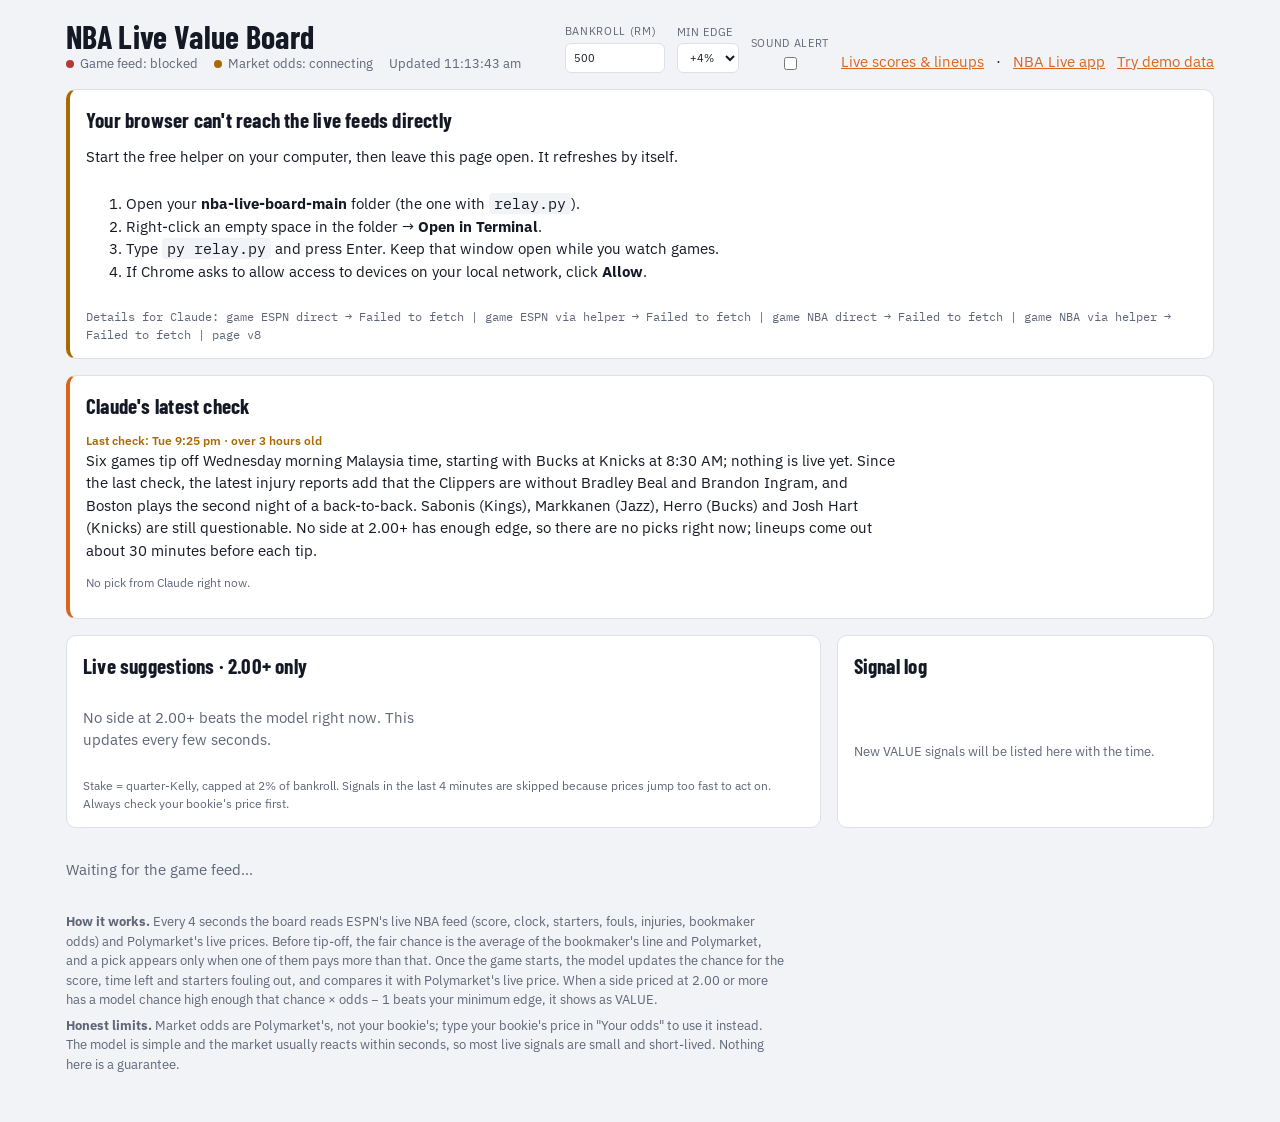
<file: index.html>
<!DOCTYPE html>
<html lang="en">
<head>
<meta charset="utf-8">
<meta name="viewport" content="width=device-width, initial-scale=1">
<title>NBA Live Value Board</title>
<link rel="preconnect" href="https://fonts.googleapis.com">
<link rel="preconnect" href="https://fonts.gstatic.com" crossorigin>
<link href="https://fonts.googleapis.com/css2?family=Barlow+Condensed:wght@600;700&family=IBM+Plex+Sans:wght@400;500;600&family=IBM+Plex+Mono:wght@500&display=swap" rel="stylesheet">
<style>
/* Layout: connection bar, live suggestions, signal log, then one card per game (score, both sides, win-chance line, rosters). */
:root{
  --bg:#f2f3f6; --surface:#fff; --ink:#141925; --muted:#5e6678; --line:#dce0e9;
  --accent:#d9661f; --live:#d6312f;
  --good:#1d8a52; --good-bg:#e2f3e9; --warn:#a86b00; --warn-bg:#fbefd6; --bad:#b33a3a; --bad-bg:#f8e2e2;
  --display:"Barlow Condensed","Arial Narrow",sans-serif; --body:"IBM Plex Sans",system-ui,sans-serif; --mono:"IBM Plex Mono",ui-monospace,monospace;
  color-scheme:light;
}
@media (prefers-color-scheme:dark){:root{
  --bg:#0e121a; --surface:#161b26; --ink:#e8ebf2; --muted:#9aa2b5; --line:#283041;
  --accent:#f08a43; --live:#ff6b66;
  --good:#4cc98a; --good-bg:#14301f; --warn:#e3b04d; --warn-bg:#33280f; --bad:#ec7b7b; --bad-bg:#371a1c; color-scheme:dark;}}
*{box-sizing:border-box}
[hidden]{display:none!important}
body{margin:0;background:var(--bg);color:var(--ink);font:15px/1.5 var(--body)}
.wrap{max-width:1180px;margin:0 auto;padding:20px 16px 48px;display:grid;gap:16px}
h1,h2,h4{font-family:var(--display);margin:0;letter-spacing:.01em}
h1{font-size:32px;line-height:1.05} h2{font-size:21px} h4{font-size:15px;color:var(--muted);text-transform:uppercase;letter-spacing:.05em}
.num{font-family:var(--mono);font-variant-numeric:tabular-nums}
.muted{color:var(--muted)} .small{font-size:12px}
.top{display:flex;flex-wrap:wrap;gap:12px;justify-content:space-between;align-items:flex-end}
.controls{display:flex;flex-wrap:wrap;gap:12px;align-items:flex-end}
label.f{display:grid;gap:3px;font-size:11px;color:var(--muted);text-transform:uppercase;letter-spacing:.06em}
input,select{font:inherit;color:var(--ink);background:var(--surface);border:1px solid var(--line);border-radius:6px;padding:6px 8px}
input:focus-visible,select:focus-visible,a:focus-visible{outline:2px solid var(--accent);outline-offset:2px}
a{color:var(--accent)}
#conn{display:flex;flex-wrap:wrap;gap:8px 16px;font-size:13px;align-items:center}
.cs::before{content:"";display:inline-block;width:8px;height:8px;border-radius:50%;margin-right:6px;background:var(--muted)}
.cs.ok::before{background:var(--good)} .cs.wait::before{background:var(--warn)} .cs.bad::before{background:var(--bad)}
.panel{background:var(--surface);border:1px solid var(--line);border-radius:10px;padding:14px 16px;display:grid;gap:10px}
.help{border-left:4px solid var(--warn)}
.help code{font-family:var(--mono);background:var(--bg);padding:1px 5px;border-radius:4px}
.grid2{display:grid;grid-template-columns:2fr 1fr;gap:16px}
#picks{display:grid;grid-template-columns:repeat(auto-fill,minmax(250px,1fr));gap:10px}
.pick{border:1px solid var(--line);border-left:4px solid var(--good);border-radius:8px;padding:10px 12px;display:grid;gap:2px;font-size:13px}
.pick.close{border-left-color:var(--warn)}
.pick b:first-of-type{font-family:var(--display);font-size:19px}
.pick .chip{justify-self:start}
#log{margin:0;padding:0;list-style:none;display:grid;align-content:start;gap:4px;font-size:13px;max-height:220px;overflow:auto}
.chip{display:inline-block;font-size:11px;font-weight:600;padding:2px 8px;border-radius:999px;letter-spacing:.03em;white-space:nowrap}
.chip.value{background:var(--good-bg);color:var(--good)} .chip.close{background:var(--warn-bg);color:var(--warn)}
.chip.pass{background:var(--bad-bg);color:var(--bad)} .chip.na{background:var(--bg);color:var(--muted)}
#games{display:grid;gap:12px}
.game{background:var(--surface);border:1px solid var(--line);border-radius:10px;overflow:hidden}
.game.live{border-color:color-mix(in srgb,var(--live) 45%,var(--line))}
.game header{display:flex;justify-content:space-between;align-items:center;gap:12px;padding:10px 16px;border-bottom:1px solid var(--line)}
.score{display:flex;gap:10px;align-items:baseline;font-family:var(--display);font-size:24px}
.score b{font-size:26px} .score .at{color:var(--muted);font-size:18px}
.clock{font-family:var(--mono);font-size:14px;color:var(--muted);display:flex;align-items:center;gap:6px}
.clock.on{color:var(--live)}
.pulse{width:8px;height:8px;border-radius:50%;background:var(--live);animation:p 1.4s infinite}
@keyframes p{50%{opacity:.25}}
.body{display:grid;grid-template-columns:1.6fr 1fr;gap:0}
.sides{display:grid}
.side{display:grid;grid-template-columns:1.5fr repeat(6,auto);gap:6px 14px;align-items:center;padding:10px 16px;font-size:13px}
.side + .side{border-top:1px solid var(--line)}
.tname strong{font-family:var(--display);font-size:20px} .tname span{color:var(--muted)}
.kv{color:var(--muted);display:flex;gap:6px;align-items:center;white-space:nowrap} .kv b{color:var(--ink)}
input.ov{width:72px;text-align:right;padding:4px 6px}
.chart{border-left:1px solid var(--line);padding:10px 16px;display:grid;gap:4px;align-content:center}
.spark{width:100%;height:58px}
.spark.empty{display:grid;place-items:center;font-size:12px;color:var(--muted);height:58px}
.spark .mid{stroke:var(--line);stroke-dasharray:3 3}
.spark .area{fill:color-mix(in srgb,var(--accent) 14%,transparent)}
.spark .mdl{fill:none;stroke:var(--accent);stroke-width:2;vector-effect:non-scaling-stroke}
.spark .mkt{fill:none;stroke:var(--muted);stroke-width:1.2;stroke-dasharray:4 3;vector-effect:non-scaling-stroke}
.spark .dot{fill:var(--accent)}
.roster{display:grid;grid-template-columns:1fr 1fr 1fr;gap:12px;padding:10px 16px;border-top:1px solid var(--line);font-size:13px}
.roster > div{display:flex;flex-wrap:wrap;gap:4px 8px;align-content:flex-start}
.roster h4{width:100%}
.pl i{color:var(--muted);font-style:normal;font-size:11px}
.pl b{font-weight:500;color:var(--muted);font-size:11px} .pl b.hot{color:var(--bad);font-weight:700}
.pl.out{color:var(--muted)}
.claudep{border-left:4px solid var(--accent)}
.csum{margin:0;max-width:90ch}
.cpicks{display:grid;grid-template-columns:repeat(auto-fill,minmax(260px,1fr));gap:8px}
.cpick{border:1px solid var(--line);border-radius:8px;padding:8px 10px;font-size:13px}
.cpick b:first-child{font-family:var(--display);font-size:17px}
.stale{color:var(--warn);font-weight:600}
.cread{padding:10px 16px;border-top:1px solid var(--line);font-size:13px;display:grid;gap:4px;background:color-mix(in srgb,var(--accent) 6%,transparent)}
.cread b{color:var(--accent)}
footer{font-size:13px;color:var(--muted);display:grid;gap:6px;max-width:90ch}
@media (max-width:860px){.grid2,.body{grid-template-columns:1fr}.chart{border-left:0;border-top:1px solid var(--line)}.roster{grid-template-columns:1fr}.side{grid-template-columns:1fr 1fr 1fr}}
@media (prefers-reduced-motion:reduce){.pulse{animation:none}}
</style>
</head>
<body>
<div class="wrap">
  <div class="top">
    <div>
      <h1>NBA Live Value Board</h1>
      <div id="conn" class="muted">Connecting…</div>
    </div>
    <div class="controls">
      <label class="f" for="bankroll">Bankroll (RM)<input id="bankroll" type="number" min="0" step="10" style="width:100px"></label>
      <label class="f" for="minEdge">Min edge
        <select id="minEdge"><option value="0.03">+3%</option><option value="0.04">+4%</option><option value="0.06">+6%</option></select>
      </label>
      <label class="f" for="sound">Sound alert<input id="sound" type="checkbox"></label>
      <a href="live.html">Live scores &amp; lineups</a> · <a href="app/">NBA Live app</a>
      <a id="demoLink" href="#demo">Try demo data</a>
    </div>
  </div>

  <div id="help" class="panel help" hidden>
    <h2>Your browser can't reach the live feeds directly</h2>
    <div>Start the free helper on your computer, then leave this page open. It refreshes by itself.</div>
    <ol>
      <li>Open your <b>nba-live-board-main</b> folder (the one with <code>relay.py</code>).</li>
      <li>Right-click an empty space in the folder → <b>Open in Terminal</b>.</li>
      <li>Type <code>py relay.py</code> and press Enter. Keep that window open while you watch games.</li>
      <li>If Chrome asks to allow access to devices on your local network, click <b>Allow</b>.</li>
    </ol>
    <div id="diag" class="muted small num" style="word-break:break-word"></div>
  </div>

  <section class="panel claudep" aria-labelledby="ch">
    <h2 id="ch">Claude's latest check</h2>
    <div id="claude"></div>
  </section>

  <div class="grid2">
    <section class="panel" aria-labelledby="ph">
      <h2 id="ph">Live suggestions · 2.00+ only</h2>
      <div id="picks"></div>
      <div class="muted small">Stake = quarter-Kelly, capped at 2% of bankroll. Signals in the last 4 minutes are skipped because prices jump too fast to act on. Always check your bookie's price first.</div>
    </section>
    <section class="panel" aria-labelledby="lh">
      <h2 id="lh">Signal log</h2>
      <ul id="log"></ul>
    </section>
  </div>

  <section id="games" aria-label="Games"></section>

  <footer>
    <div><b>How it works.</b> Every 4 seconds the board reads ESPN's live NBA feed (score, clock, starters, fouls, injuries, bookmaker odds) and Polymarket's live prices. Before tip-off, the fair chance is the average of the bookmaker's line and Polymarket, and a pick appears only when one of them pays more than that. Once the game starts, the model updates the chance for the score, time left and starters fouling out, and compares it with Polymarket's live price. When a side priced at 2.00 or more has a model chance high enough that chance × odds − 1 beats your minimum edge, it shows as VALUE.</div>
    <div><b>Honest limits.</b> Market odds are Polymarket's, not your bookie's; type your bookie's price in "Your odds" to use it instead. The model is simple and the market usually reacts within seconds, so most live signals are small and short-lived. Nothing here is a guarantee.</div>
  </footer>
</div>
<script src="model.js?v=8"></script>
<script src="odds-demo.js?v=8"></script>
<script src="odds-app.js?v=8"></script>
</body>
</html>
</file>
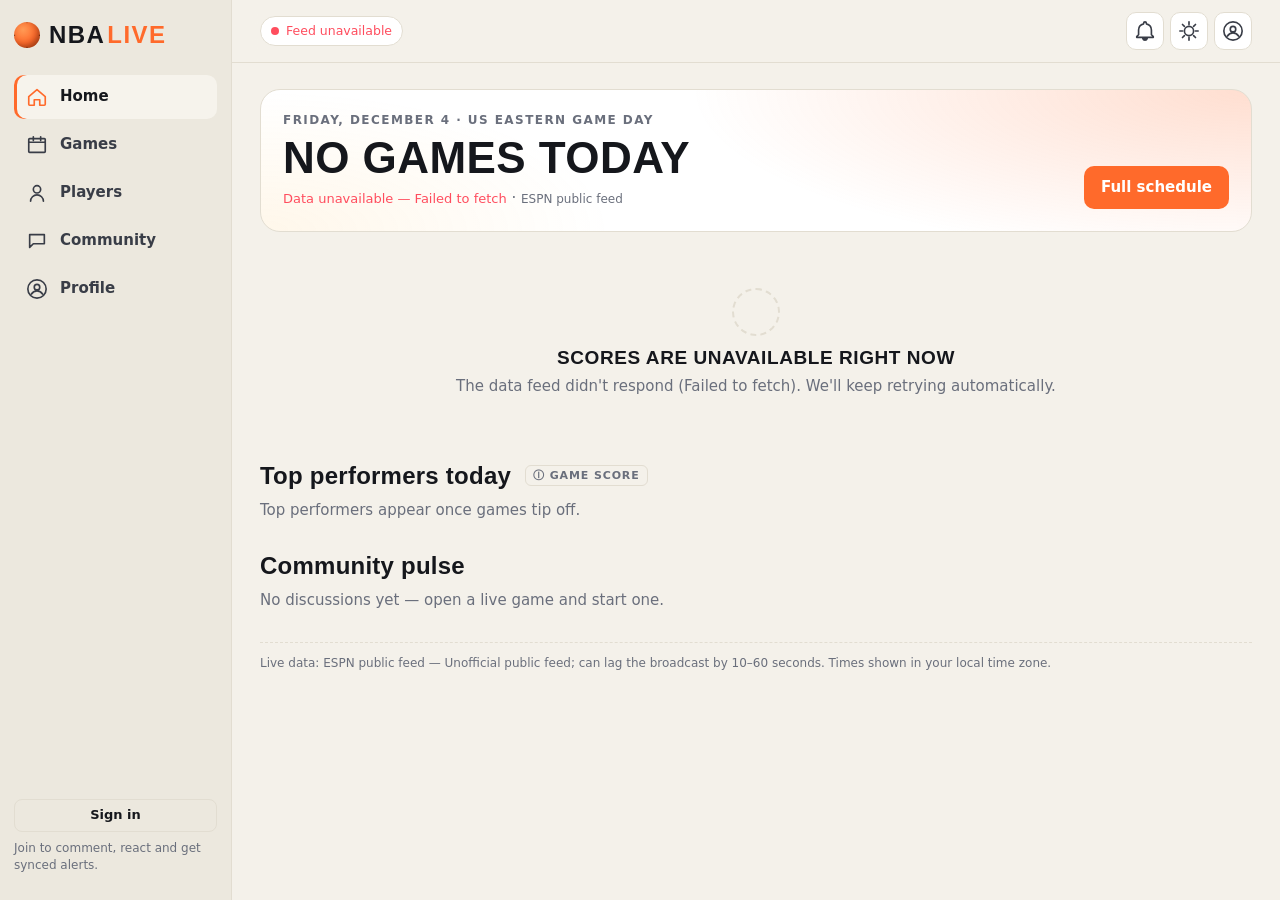
<file: app/index.html>
<!doctype html>
<html lang="en" data-theme="dark">
<head>
<meta charset="utf-8">
<meta name="viewport" content="width=device-width, initial-scale=1, viewport-fit=cover">
<meta http-equiv="Content-Security-Policy" content="default-src 'self'; script-src 'self' 'sha256-jON5aMuyp7+0w2KHcryg+6Drt22CfOeXCVmGES0Fjxg=' https://esm.sh; connect-src 'self' https://site.api.espn.com https://site.web.api.espn.com https://*.supabase.co wss://*.supabase.co https://esm.sh; style-src 'self' 'unsafe-inline' https://fonts.googleapis.com; font-src https://fonts.gstatic.com; img-src 'self' data:; base-uri 'self'; form-action 'self'">
<meta name="referrer" content="strict-origin-when-cross-origin">
<meta name="theme-color" content="#0b0d12">
<title>NBA Live</title>
<link rel="manifest" href="manifest.webmanifest">
<link rel="icon" href="icon.svg" type="image/svg+xml">
<link rel="preconnect" href="https://fonts.googleapis.com">
<link rel="preconnect" href="https://fonts.gstatic.com" crossorigin>
<link href="https://fonts.googleapis.com/css2?family=Barlow+Condensed:wght@500;600;700;800&family=Inter:wght@400;500;600;700&family=JetBrains+Mono:wght@500;700&display=swap" rel="stylesheet">
<link rel="stylesheet" href="css/app.css?v=6241f058">
<script src="js/theme-boot.js"></script>
</head>
<body>
<div id="shell">
  <aside id="sidebar" aria-label="Main navigation">
    <a class="brand" href="#/"><span class="brand-ball"></span><span>NBA<b>LIVE</b></span></a>
    <nav class="navlist" id="navSide"></nav>
    <div class="side-foot" id="sideFoot"></div>
  </aside>
  <div id="main">
    <header id="topbar">
      <a class="brand mob" href="#/"><span class="brand-ball"></span><span>NBA<b>LIVE</b></span></a>
      <div id="fresh" class="fresh" role="status" aria-live="polite"></div>
      <div class="top-actions">
        <a class="iconbtn" href="#/notifications" id="bell" aria-label="Notifications"><svg viewBox="0 0 24 24"><path d="M12 22a2.5 2.5 0 0 0 2.4-1.8H9.6A2.5 2.5 0 0 0 12 22Zm7-6V11a7 7 0 0 0-5.5-6.8V3.5a1.5 1.5 0 0 0-3 0v.7A7 7 0 0 0 5 11v5l-2 2v1h18v-1l-2-2Z"/></svg><i id="bellCount" hidden></i></a>
        <button class="iconbtn" id="themeBtn" aria-label="Switch light or dark theme"><svg viewBox="0 0 24 24"><path id="themeIcon" d="M12 3a9 9 0 1 0 9 9 7 7 0 0 1-9-9Z"/></svg></button>
        <a class="iconbtn" href="#/profile" id="meBtn" aria-label="Profile"></a>
      </div>
    </header>
    <div id="banner" hidden></div>
    <main id="view" tabindex="-1"></main>
  </div>
  <nav id="bottomnav" aria-label="Main navigation"></nav>
</div>
<div id="sheetRoot"></div>
<div id="toasts" aria-live="polite"></div>
<script type="importmap">{
 "imports": {
  "./js/config.js": "./js/config.js?v=41767fb3",
  "./js/live.js": "./js/live.js?v=45975a7f",
  "./js/main.js": "./js/main.js?v=9769ccac",
  "./js/notify.js": "./js/notify.js?v=ced2e458",
  "./js/supa.js": "./js/supa.js?v=eb05f1e5",
  "./js/ui.js": "./js/ui.js?v=36e71b36",
  "./js/util.js": "./js/util.js?v=019cb133",
  "./js/provider/espn.js": "./js/provider/espn.js?v=e2f97f16",
  "./js/views/auth.js": "./js/views/auth.js?v=95917cfc",
  "./js/views/community.js": "./js/views/community.js?v=17eb165e",
  "./js/views/discuss.js": "./js/views/discuss.js?v=947108cb",
  "./js/views/game-plays.js": "./js/views/game-plays.js?v=eaf8a773",
  "./js/views/game.js": "./js/views/game.js?v=1a0bcaa9",
  "./js/views/games.js": "./js/views/games.js?v=cbbf0bba",
  "./js/views/home.js": "./js/views/home.js?v=1ad3ad03",
  "./js/views/notifications.js": "./js/views/notifications.js?v=e73fbefe",
  "./js/views/player.js": "./js/views/player.js?v=c4b7c2d4",
  "./js/views/players.js": "./js/views/players.js?v=c156dbe7",
  "./js/views/profile.js": "./js/views/profile.js?v=38fd02f6",
  "./js/views/shotchart.js": "./js/views/shotchart.js?v=71375982"
 }
}</script>
<script type="module" src="./js/main.js?v=9769ccac"></script>
</body>
</html>
</file>
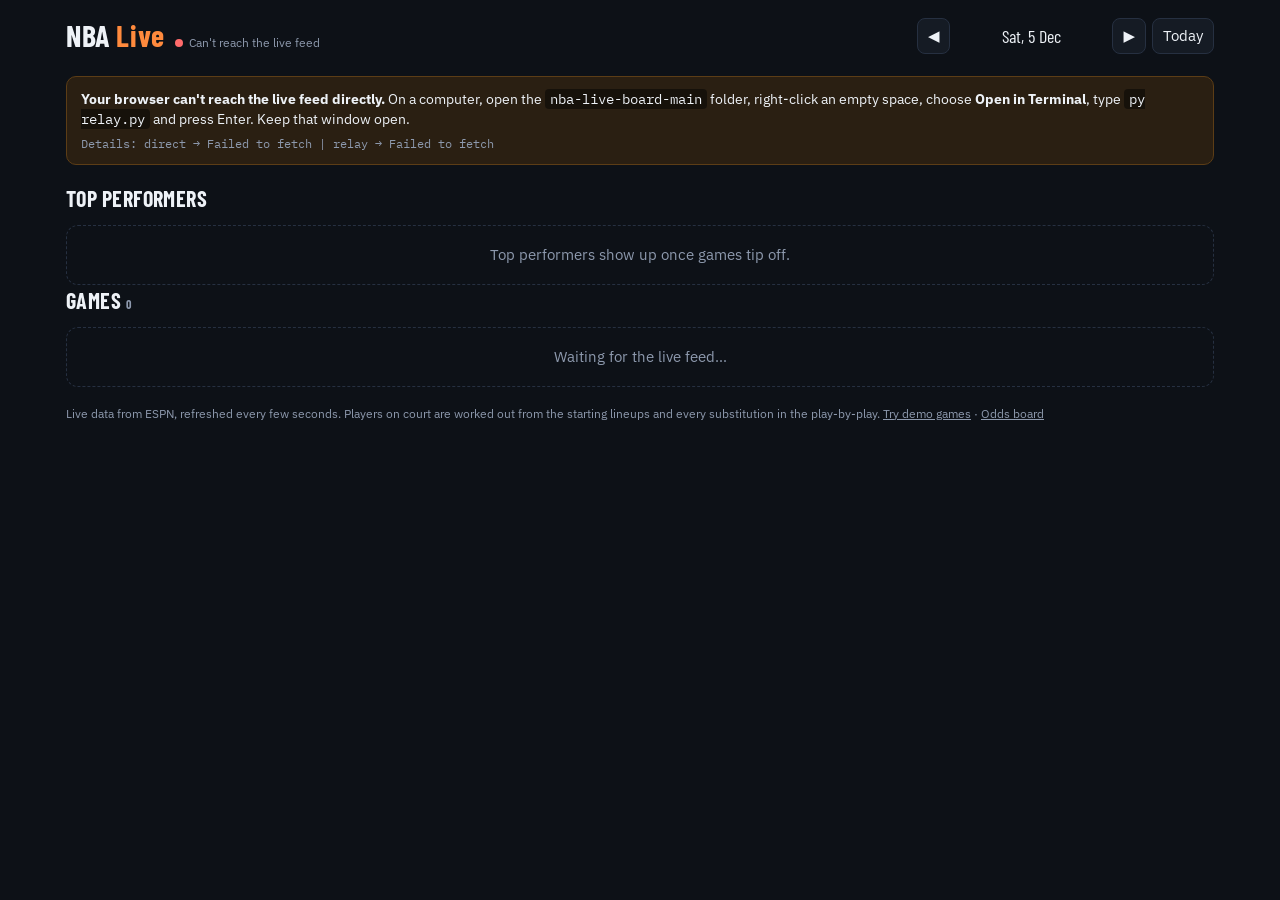
<file: live.html>
<!DOCTYPE html>
<html lang="en">
<head>
<meta charset="utf-8">
<meta name="viewport" content="width=device-width, initial-scale=1">
<title>NBA Live</title>
<meta name="theme-color" content="#0d1117">
<link rel="preconnect" href="https://fonts.googleapis.com">
<link rel="preconnect" href="https://fonts.gstatic.com" crossorigin>
<link href="https://fonts.googleapis.com/css2?family=Barlow+Condensed:wght@500;600;700&family=IBM+Plex+Sans:wght@400;500;600&family=IBM+Plex+Mono:wght@500;600&display=swap" rel="stylesheet">
<style>
/* One visual world: an arena at night. Scoreboard first, then top performers, then game cards.
   Game view: score header, then tabs for Court (lineups + substitutions), Box score, Plays. */
:root{
  --bg:#0d1117; --panel:#151b24; --panel2:#1b2330; --line:#263041; --ink:#eef2f7; --muted:#8d99ad;
  --accent:#ff8a3d; --live:#ff4d4d; --in:#3ddc84; --out:#ff6b6b; --warn:#ffc857;
  --display:"Barlow Condensed","Arial Narrow",sans-serif; --body:"IBM Plex Sans",system-ui,sans-serif; --mono:"IBM Plex Mono",ui-monospace,monospace;
  color-scheme:dark;
}
*{box-sizing:border-box}
[hidden]{display:none!important}
html,body{margin:0;background:var(--bg);color:var(--ink);font:15px/1.45 var(--body)}
a{color:inherit}
button{font:inherit;color:inherit}
button:focus-visible,a:focus-visible,[tabindex]:focus-visible{outline:2px solid var(--accent);outline-offset:2px}
.wrap{max-width:1180px;margin:0 auto;padding:14px 16px 64px;display:grid;gap:18px}
h1,h2,h3{font-family:var(--display);margin:0;letter-spacing:.02em;text-wrap:balance}
h2{font-size:22px;text-transform:uppercase}
.num{font-family:var(--mono);font-variant-numeric:tabular-nums}
.muted{color:var(--muted)} .small{font-size:12px}
/* top bar */
.top{display:flex;flex-wrap:wrap;align-items:center;justify-content:space-between;gap:10px}
.brand{display:flex;align-items:baseline;gap:10px}
.brand h1{font-size:30px}
.brand h1 b{color:var(--accent)}
.status{font-size:12px;color:var(--muted);display:flex;align-items:center;gap:6px}
.dot{width:8px;height:8px;border-radius:50%;background:var(--muted);display:inline-block}
.dot.ok{background:var(--in)} .dot.bad{background:var(--out)} .dot.live{background:var(--live);animation:pulse 1.4s infinite}
@keyframes pulse{50%{opacity:.3}}
.datenav{display:flex;align-items:center;gap:6px}
.datenav button{background:var(--panel);border:1px solid var(--line);border-radius:8px;padding:6px 10px;cursor:pointer}
.datenav span{font-family:var(--display);font-size:18px;min-width:150px;text-align:center}
.help{background:#2a1f12;border:1px solid #5c3d16;border-radius:10px;padding:12px 14px;font-size:14px}
.help code{font-family:var(--mono);background:#0007;padding:1px 5px;border-radius:4px}
/* top performers */
.perf{display:grid;gap:10px}
.perfrow{display:grid;grid-auto-flow:column;grid-auto-columns:minmax(210px,1fr);gap:10px;overflow-x:auto;padding-bottom:4px;scroll-snap-type:x mandatory}
.pcard{scroll-snap-align:start;background:linear-gradient(160deg,var(--panel2),var(--panel));border:1px solid var(--line);border-radius:12px;padding:12px;display:grid;gap:8px;cursor:pointer;text-align:left;position:relative;overflow:hidden}
.pcard::before{content:"";position:absolute;inset:0 auto 0 0;width:4px;background:var(--tc,#888)}
.pcard .rank{position:absolute;right:10px;top:6px;font-family:var(--display);font-size:34px;color:#ffffff14}
.pcard .who{display:flex;gap:10px;align-items:center}
.badge{flex:none;width:38px;height:38px;border-radius:50%;display:grid;place-items:center;font-family:var(--display);font-weight:700;font-size:16px;color:#fff;background:var(--tc,#444);border:2px solid #ffffff30}
.pcard .name{font-weight:600;line-height:1.2}
.pcard .line{font-family:var(--mono);font-size:13px}
.pcard .line b{font-size:18px;color:var(--ink)}
.chip{display:inline-flex;align-items:center;gap:5px;font-size:11px;font-weight:600;letter-spacing:.04em;padding:2px 8px;border-radius:999px;background:#ffffff12;color:var(--muted);white-space:nowrap}
.chip.live{background:#ff4d4d22;color:var(--live)}
.chip.in{background:#3ddc8422;color:var(--in)} .chip.out{background:#ff6b6b22;color:var(--out)}
.leaders{display:grid;grid-template-columns:repeat(auto-fit,minmax(160px,1fr));gap:8px}
.leader{background:var(--panel);border:1px solid var(--line);border-radius:10px;padding:8px 10px;font-size:13px;cursor:pointer;text-align:left}
.leader .k{color:var(--muted);font-size:11px;text-transform:uppercase;letter-spacing:.06em}
.leader .v{display:flex;justify-content:space-between;gap:8px;align-items:baseline}
.leader .v b{font-family:var(--mono);font-size:18px;color:var(--accent)}
/* game cards */
.games{display:grid;grid-template-columns:repeat(auto-fill,minmax(280px,1fr));gap:12px}
.gcard{background:var(--panel);border:1px solid var(--line);border-radius:12px;padding:12px 14px;display:grid;gap:8px;cursor:pointer;text-align:left;width:100%}
.gcard:hover{border-color:#3a4760}
.gcard.live{border-color:#ff4d4d55}
.trow{display:grid;grid-template-columns:auto 1fr auto;gap:10px;align-items:center}
.tcode{font-family:var(--display);font-weight:700;font-size:22px;padding:0 8px;border-radius:6px;background:var(--tc);color:#fff;min-width:56px;text-align:center}
.tname{color:var(--muted);font-size:13px}
.tscore{font-family:var(--mono);font-size:24px;font-weight:600}
.trow.lose .tscore{color:var(--muted)}
.gfoot{display:flex;justify-content:space-between;gap:8px;font-size:12px;color:var(--muted);border-top:1px solid var(--line);padding-top:8px}
.gfoot .st{font-weight:600;color:var(--ink)}
.gfoot .st.live{color:var(--live)}
/* game view */
.back{background:none;border:0;color:var(--muted);cursor:pointer;padding:0;font-size:14px}
.scorehead{background:var(--panel);border:1px solid var(--line);border-radius:14px;padding:16px;display:grid;gap:12px}
.sh-main{display:grid;grid-template-columns:1fr auto 1fr;align-items:center;gap:10px}
.sh-team{display:grid;gap:4px;justify-items:center;text-align:center}
.sh-team .tcode{font-size:28px}
.sh-score{font-family:var(--mono);font-size:44px;font-weight:600;line-height:1}
.sh-mid{display:grid;justify-items:center;gap:4px}
.sh-mid .st{font-family:var(--display);font-size:22px}
.sh-mid .st.live{color:var(--live)}
.linescore{width:100%;border-collapse:collapse;font-family:var(--mono);font-size:13px}
.linescore th,.linescore td{padding:4px 6px;text-align:center;border-bottom:1px solid var(--line)}
.linescore th{color:var(--muted);font-weight:500}
.linescore td:first-child,.linescore th:first-child{text-align:left}
.lastplay{font-size:13px;color:var(--muted);border-top:1px solid var(--line);padding-top:10px}
.lastplay b{color:var(--ink);font-weight:500}
.tabs{display:flex;gap:6px;border-bottom:1px solid var(--line)}
.tabs button{background:none;border:0;border-bottom:3px solid transparent;padding:10px 12px;cursor:pointer;color:var(--muted);font-family:var(--display);font-size:18px;letter-spacing:.03em}
.tabs button[aria-selected="true"]{color:var(--ink);border-bottom-color:var(--accent)}
/* court */
.courts{display:grid;grid-template-columns:1fr 1fr;gap:12px}
.court{position:relative;border-radius:14px;overflow:hidden;border:1px solid var(--line);background:
  radial-gradient(circle at 50% 108%, transparent 0 34%, #ffffff10 34% 34.6%, transparent 35%),
  linear-gradient(180deg,#2a1c10,#3a2716);aspect-ratio:1.15/1;min-height:250px}
.court::after{content:"";position:absolute;left:32%;right:32%;bottom:0;height:42%;border:2px solid #ffffff1c;border-bottom:0}
.court .ctitle{position:absolute;left:10px;top:8px;display:flex;gap:8px;align-items:center;z-index:2}
.court .ctitle .tcode{font-size:18px;min-width:44px}
.spot{position:absolute;transform:translate(-50%,-50%);z-index:2;display:grid;justify-items:center;gap:2px;width:96px;cursor:pointer;background:none;border:0;padding:0;transition:left .5s,top .5s}
.spot .badge{width:44px;height:44px;font-size:18px;box-shadow:0 2px 10px #0008}
.spot .pn{font-size:12px;font-weight:600;text-align:center;line-height:1.15;text-shadow:0 1px 2px #000}
.spot .ps{font-family:var(--mono);font-size:11px;color:#ffe9d6;background:#0009;border-radius:6px;padding:1px 5px}
.spot .ps .pf5{color:var(--out);font-weight:700}
.spot.fresh .badge{animation:enter 1.6s ease-out;border-color:var(--in)}
@keyframes enter{0%{transform:scale(.4);box-shadow:0 0 0 0 #3ddc84cc}60%{transform:scale(1.12);box-shadow:0 0 0 14px #3ddc8400}100%{transform:scale(1)}}
.lineupnote{font-size:12px;color:var(--muted)}
/* subs */
.subs{display:grid;gap:8px;grid-template-columns:repeat(auto-fill,minmax(330px,1fr))}
.sheet .subs{grid-template-columns:1fr}
.sub{display:grid;grid-template-columns:auto 1fr;gap:10px;align-items:center;background:var(--panel);border:1px solid var(--line);border-left:4px solid var(--tc);border-radius:10px;padding:8px 12px}
.sub .when{font-family:var(--mono);font-size:12px;color:var(--muted);text-align:center;min-width:62px}
.sub .when b{display:block;color:var(--ink);font-size:13px}
.sub .swap{display:flex;flex-wrap:wrap;gap:4px 14px;align-items:center;font-size:14px}
.sub .in{color:var(--in)} .sub .out{color:var(--out)}
.sub.new{animation:slidein .7s ease-out}
@keyframes slidein{from{transform:translateX(-14px);opacity:0}to{transform:none;opacity:1}}
.subfilter{display:flex;gap:6px;flex-wrap:wrap}
.subfilter button{background:var(--panel);border:1px solid var(--line);border-radius:999px;padding:4px 12px;cursor:pointer;font-size:13px}
.subfilter button[aria-pressed="true"]{border-color:var(--accent);color:var(--accent)}
/* box score */
.boxteam{display:flex;gap:8px;flex-wrap:wrap}
.boxteam button{background:var(--panel);border:1px solid var(--line);border-radius:8px;padding:6px 12px;cursor:pointer;display:flex;gap:8px;align-items:center}
.boxteam button[aria-pressed="true"]{border-color:var(--accent)}
.tablewrap{overflow-x:auto;border:1px solid var(--line);border-radius:10px}
table.box{border-collapse:collapse;width:100%;font-size:13px;min-width:820px}
table.box th,table.box td{padding:7px 8px;text-align:right;border-bottom:1px solid var(--line);white-space:nowrap}
table.box th{background:var(--panel2);color:var(--muted);font-weight:500;position:sticky;top:0;cursor:pointer;user-select:none}
table.box th[aria-sort]{color:var(--accent)}
table.box td{font-family:var(--mono)}
table.box th:first-child,table.box td:first-child{text-align:left;position:sticky;left:0;background:var(--panel);z-index:1;font-family:var(--body)}
table.box th:first-child{background:var(--panel2);z-index:2}
table.box tbody tr{cursor:pointer}
table.box tbody tr:hover td{background:#ffffff08}
table.box tbody tr:hover td:first-child{background:#1f2836}
table.box td.pts{color:var(--accent);font-weight:600}
table.box tr.sep td{background:var(--panel2);color:var(--muted);font-family:var(--body);font-size:11px;text-transform:uppercase;letter-spacing:.06em;cursor:default}
table.box tr.dnp td{color:var(--muted)}
table.box tfoot td{font-weight:600;background:var(--panel2)}
.oc{display:inline-block;width:7px;height:7px;border-radius:50%;background:var(--in);margin-right:6px;vertical-align:middle}
.oc.off{background:transparent;border:1px solid var(--line)}
/* plays */
.plays{display:grid;gap:4px;max-height:560px;overflow:auto}
.play{display:grid;grid-template-columns:62px 54px 1fr auto;gap:8px;align-items:center;padding:6px 8px;border-radius:8px;font-size:13px;border-left:3px solid var(--tc,transparent);background:var(--panel)}
.play.score{background:#ffffff0a}
.play .t{font-family:var(--mono);color:var(--muted);font-size:12px}
.play .s{font-family:var(--mono);font-size:12px}
/* player sheet */
.sheet{position:fixed;inset:0;background:#000a;display:grid;place-items:end center;z-index:50;padding:12px}
.sheet .card{width:min(640px,100%);max-height:88vh;overflow:auto;background:var(--panel);border:1px solid var(--line);border-radius:16px;padding:16px;display:grid;gap:14px}
.sheet .phead{display:flex;gap:12px;align-items:center}
.sheet .phead .badge{width:56px;height:56px;font-size:22px}
.sheet .close{margin-left:auto;background:var(--panel2);border:1px solid var(--line);border-radius:8px;padding:6px 12px;cursor:pointer}
.statgrid{display:grid;grid-template-columns:repeat(auto-fill,minmax(88px,1fr));gap:8px}
.stat{background:var(--panel2);border-radius:10px;padding:8px;text-align:center}
.stat b{display:block;font-family:var(--mono);font-size:22px}
.stat span{font-size:11px;color:var(--muted);text-transform:uppercase;letter-spacing:.05em}
.bar{height:6px;background:#ffffff14;border-radius:4px;overflow:hidden;margin-top:4px}
.bar i{display:block;height:100%;background:var(--accent)}
/* toast */
.toasts{position:fixed;left:50%;bottom:16px;transform:translateX(-50%);display:grid;gap:8px;z-index:60;width:min(460px,92vw)}
.toast{background:#101721f2;border:1px solid var(--line);border-left:4px solid var(--tc);border-radius:10px;padding:10px 12px;font-size:14px;box-shadow:0 8px 24px #0009;animation:slidein .4s ease-out}
.empty{color:var(--muted);padding:18px;text-align:center;border:1px dashed var(--line);border-radius:12px}
footer{font-size:12px;color:var(--muted)}
@media (max-width:700px){
  .courts{grid-template-columns:1fr}
  .sh-score{font-size:36px}
  .brand h1{font-size:26px}
  .play{grid-template-columns:52px 1fr auto}
  .play .q{display:none}
  .perfrow{grid-auto-columns:84%}
  .datenav span{min-width:110px}
}
@media (prefers-reduced-motion:reduce){*{animation:none!important;transition:none!important}}
</style>
</head>
<body>
<div class="wrap">
  <div class="top">
    <div class="brand"><h1>NBA <b>Live</b></h1><div class="status" id="status"><span class="dot"></span> Connecting…</div></div>
    <div class="datenav">
      <button type="button" id="prevDay" aria-label="Previous day">◀</button>
      <span id="dateLabel">–</span>
      <button type="button" id="nextDay" aria-label="Next day">▶</button>
      <button type="button" id="todayBtn">Today</button>
    </div>
  </div>

  <div id="help" class="help" hidden>
    <b>Your browser can't reach the live feed directly.</b> On a computer, open the <code>nba-live-board-main</code> folder, right-click an empty space, choose <b>Open in Terminal</b>, type <code>py relay.py</code> and press Enter. Keep that window open.
    <div id="diag" class="small muted num" style="margin-top:6px;word-break:break-word"></div>
  </div>

  <main id="view"></main>

  <footer>Live data from ESPN, refreshed every few seconds. Players on court are worked out from the starting lineups and every substitution in the play-by-play. <a href="live.html?demo=1">Try demo games</a> · <a href="./">Odds board</a></footer>
</div>
<div class="toasts" id="toasts" aria-live="polite"></div>
<div class="sheet" id="sheet" hidden></div>
<script src="demo.js?v=10"></script>
<script src="app.js?v=10"></script>
</body>
</html>
</file>
<file: app/css/app.css>
/* NBA Live — arena night (dark) / court paper (light) */
:root {
  --font: "Inter", system-ui, -apple-system, "Segoe UI", sans-serif;
  --disp: "Barlow Condensed", "Arial Narrow", sans-serif;
  --mono: "JetBrains Mono", ui-monospace, monospace;
  --r: 14px;
  --r-sm: 9px;
  --side: 232px;
  --accent: #ff6a2b;
  --accent-2: #ffb02e;
  --live: #ff3b4f;
  --good: #1fbf75;
  --warn: #f5a524;
  --bad: #ff4d5e;
}
[data-theme="dark"] {
  --bg: #0a0c11;
  --bg-2: #0f1218;
  --panel: #131720;
  --panel-2: #1a1f2b;
  --line: #242a38;
  --text: #eef1f6;
  --muted: #8a93a6;
  --soft: #c6ccd8;
  --shadow: 0 10px 30px rgba(0, 0, 0, 0.35);
  --floor: #1b1712;
  --floor-line: rgba(255, 255, 255, 0.22);
  color-scheme: dark;
}
[data-theme="light"] {
  --bg: #f4f1ea;
  --bg-2: #ece8de;
  --panel: #ffffff;
  --panel-2: #f6f3ec;
  --line: #e2ddd1;
  --text: #15171c;
  --muted: #6a6f7c;
  --soft: #393d47;
  --shadow: 0 8px 24px rgba(40, 30, 10, 0.08);
  --floor: #f1e3c8;
  --floor-line: rgba(80, 50, 20, 0.35);
  color-scheme: light;
}

* { box-sizing: border-box; }
[hidden] { display: none !important; }
html, body { margin: 0; background: var(--bg); color: var(--text); font: 15px/1.45 var(--font); -webkit-font-smoothing: antialiased; }
a { color: inherit; text-decoration: none; }
a:hover { color: var(--accent); }
button, input, select, textarea { font: inherit; color: inherit; }
h1, h2, h3, h4 { font-family: var(--disp); letter-spacing: 0.01em; margin: 0 0 0.4em; line-height: 1.05; }
h1 { font-size: clamp(30px, 4.5vw, 44px); font-weight: 800; text-transform: uppercase; }
h2 { font-size: 24px; font-weight: 700; }
h3 { font-size: 19px; font-weight: 700; text-transform: uppercase; letter-spacing: 0.03em; }
h4 { font-size: 15px; font-weight: 700; text-transform: uppercase; letter-spacing: 0.04em; color: var(--soft); display: flex; align-items: center; gap: 6px; }
p { margin: 0 0 0.6em; }
small { color: var(--muted); }
.muted { color: var(--muted); }
.tiny { font-size: 12px; color: var(--muted); }
.good { color: var(--good); }
.bad { color: var(--bad); }
.warn { color: var(--warn); }
svg { width: 22px; height: 22px; fill: none; stroke: currentColor; stroke-width: 1.8; stroke-linecap: round; stroke-linejoin: round; }
:focus-visible { outline: 2px solid var(--accent); outline-offset: 2px; border-radius: 6px; }

/* ---------- shell ---------- */
#shell { min-height: 100vh; }
#sidebar { position: fixed; inset: 0 auto 0 0; width: var(--side); background: var(--bg-2); border-right: 1px solid var(--line); padding: 18px 14px; display: none; flex-direction: column; gap: 22px; z-index: 20; }
#main { min-width: 0; padding-bottom: calc(76px + env(safe-area-inset-bottom)); }
.brand { display: flex; align-items: center; gap: 9px; font-family: var(--disp); font-size: 24px; font-weight: 800; letter-spacing: 0.06em; }
.brand b { color: var(--accent); font-weight: 800; margin-left: 2px; }
.brand-ball { width: 26px; height: 26px; border-radius: 50%; background: radial-gradient(circle at 35% 30%, #ff9a55, var(--accent) 55%, #c4400f); position: relative; box-shadow: inset -3px -3px 6px rgba(0, 0, 0, 0.25); }
.brand-ball::before, .brand-ball::after { content: ""; position: absolute; inset: 0; border-radius: 50%; border: 1.5px solid rgba(0, 0, 0, 0.45); clip-path: inset(0 48% 0 48%); }
.brand-ball::after { clip-path: inset(48% 0 48% 0); }
.navlist { display: flex; flex-direction: column; gap: 4px; }
.navlist a { display: flex; align-items: center; gap: 12px; padding: 11px 12px; border-radius: 10px; color: var(--soft); font-weight: 600; }
.navlist a:hover { background: var(--panel); color: var(--text); }
.navlist a.on { background: var(--panel-2); color: var(--text); box-shadow: inset 3px 0 0 var(--accent); }
.navlist a.on svg { color: var(--accent); }
.side-foot { margin-top: auto; display: grid; gap: 8px; }
.side-me { display: flex; gap: 10px; align-items: center; }
.side-me span { display: grid; font-weight: 600; }

#topbar { position: sticky; top: 0; z-index: 15; display: flex; align-items: center; gap: 12px; padding: calc(10px + env(safe-area-inset-top)) 16px 10px; background: color-mix(in srgb, var(--bg) 86%, transparent); backdrop-filter: blur(12px); border-bottom: 1px solid var(--line); }
.top-actions { margin-left: auto; display: flex; gap: 6px; align-items: center; }
.iconbtn { display: inline-grid; place-items: center; width: 38px; height: 38px; border-radius: 10px; border: 1px solid var(--line); background: var(--panel); cursor: pointer; position: relative; color: var(--soft); }
.iconbtn:hover { color: var(--text); border-color: var(--muted); }
#bellCount { position: absolute; top: -5px; right: -5px; min-width: 18px; height: 18px; border-radius: 9px; background: var(--live); color: #fff; font: 700 11px/18px var(--font); font-style: normal; text-align: center; padding: 0 4px; }
.fresh { display: inline-flex; align-items: center; gap: 7px; font-size: 12.5px; color: var(--muted); padding: 5px 10px; border-radius: 20px; border: 1px solid var(--line); background: var(--panel); white-space: nowrap; overflow: hidden; text-overflow: ellipsis; }
.fresh i { width: 8px; height: 8px; border-radius: 50%; background: var(--good); flex: none; }
.fresh.live i { background: var(--live); animation: pulse 1.6s infinite; }
.fresh.warn { color: var(--warn); border-color: color-mix(in srgb, var(--warn) 40%, var(--line)); }
.fresh.warn i { background: var(--warn); }
.fresh.bad { color: var(--bad); }
.fresh.bad i { background: var(--bad); }

#bottomnav { position: fixed; inset: auto 0 0 0; z-index: 20; display: grid; grid-template-columns: repeat(5, 1fr); background: color-mix(in srgb, var(--bg-2) 94%, transparent); backdrop-filter: blur(12px); border-top: 1px solid var(--line); padding: 6px 4px calc(6px + env(safe-area-inset-bottom)); }
#bottomnav a { display: grid; justify-items: center; gap: 2px; font-size: 11px; font-weight: 600; color: var(--muted); padding: 6px 0; border-radius: 10px; }
#bottomnav a.on { color: var(--accent); }

@media (min-width: 900px) {
  #sidebar { display: flex; }
  #main { margin-left: var(--side); padding-bottom: 40px; }
  #bottomnav, .brand.mob { display: none; }
  #topbar { padding: 12px 28px; }
}

/* ---------- pages ---------- */
.page { max-width: 1240px; margin: 0 auto; padding: 18px 16px 30px; display: grid; gap: 22px; }
.page.narrow { max-width: 760px; }
@media (min-width: 900px) { .page { padding: 26px 28px 40px; } }
.page-head { display: flex; flex-wrap: wrap; align-items: flex-end; justify-content: space-between; gap: 12px; }
.page-head h1 { margin: 0; }
.sub { color: var(--muted); margin: 0; }
.eyebrow { text-transform: uppercase; letter-spacing: 0.12em; font-size: 12px; font-weight: 700; color: var(--muted); margin: 0 0 6px; display: flex; align-items: center; gap: 6px; flex-wrap: wrap; }
.sec { display: flex; align-items: center; gap: 8px; margin-bottom: 12px; }
.sec .count { font: 600 13px var(--font); color: var(--muted); background: var(--panel-2); padding: 2px 8px; border-radius: 10px; }
.hint { font: 600 11px var(--font); text-transform: uppercase; letter-spacing: 0.08em; color: var(--muted); border: 1px solid var(--line); padding: 2px 7px; border-radius: 6px; cursor: help; margin-left: 6px; }
.row { display: flex; align-items: center; }
.gap { gap: 10px; flex-wrap: wrap; }
.grid { display: grid; gap: 14px; }
.grid.two { grid-template-columns: 1fr; }
@media (min-width: 980px) { .grid.two { grid-template-columns: 1fr 1fr; align-items: start; } }
.grid.cards { grid-template-columns: repeat(auto-fill, minmax(260px, 1fr)); }
.panel { background: var(--panel); border: 1px solid var(--line); border-radius: var(--r); padding: 16px; box-shadow: var(--shadow); min-width: 0; }
.panel.notice { border-color: color-mix(in srgb, var(--accent) 45%, var(--line)); background: linear-gradient(135deg, color-mix(in srgb, var(--accent) 10%, var(--panel)), var(--panel)); }
.source-note { font-size: 12px; color: var(--muted); border-top: 1px dashed var(--line); padding-top: 12px; }
.more { display: inline-block; margin-top: 10px; font-weight: 600; color: var(--accent); }

.btn { display: inline-flex; align-items: center; justify-content: center; gap: 6px; padding: 10px 16px; border-radius: 10px; border: 1px solid transparent; background: var(--accent); color: #fff; font-weight: 700; cursor: pointer; white-space: nowrap; }
.btn:hover { filter: brightness(1.08); color: #fff; }
.btn.ghost { background: transparent; border-color: var(--line); color: var(--text); }
.btn.ghost:hover { border-color: var(--muted); color: var(--text); }
.btn.sm { padding: 6px 11px; font-size: 13px; border-radius: 8px; }
.btn.wide { width: 100%; }
.btn[disabled] { opacity: 0.55; cursor: default; }
input[type="search"], input[type="text"], input[type="email"], input[type="password"], input[type="date"], input:not([type]), select, textarea { background: var(--panel-2); border: 1px solid var(--line); border-radius: 9px; padding: 9px 11px; min-width: 0; }
textarea { width: 100%; resize: vertical; }
select { cursor: pointer; }
.seg { display: inline-flex; border: 1px solid var(--line); border-radius: 10px; padding: 3px; background: var(--panel-2); gap: 2px; }
.seg.wrap { flex-wrap: wrap; }
.seg button { border: 0; background: transparent; padding: 6px 11px; border-radius: 7px; cursor: pointer; font-weight: 600; font-size: 13px; color: var(--muted); display: inline-flex; gap: 6px; align-items: center; }
.seg button.on { background: var(--panel); color: var(--text); box-shadow: 0 1px 3px rgba(0, 0, 0, 0.2); }
.filters { display: flex; flex-wrap: wrap; gap: 10px; align-items: center; margin-bottom: 12px; }
.filters.sticky { position: sticky; top: 64px; z-index: 5; background: var(--bg); padding: 8px 0; margin: 0; }
.filters input[type="search"] { flex: 1 1 220px; }
.chips { display: flex; gap: 6px; flex-wrap: wrap; margin-bottom: 8px; }
.chipbtn { border: 1px solid var(--line); background: transparent; border-radius: 20px; padding: 5px 12px; font-size: 13px; font-weight: 600; cursor: pointer; color: var(--soft); }
.chipbtn.on { background: var(--text); color: var(--bg); border-color: var(--text); }
.toggle { display: inline-flex; gap: 8px; align-items: center; cursor: pointer; font-weight: 500; }
.toggle input { accent-color: var(--accent); width: 17px; height: 17px; }

.chip { display: inline-flex; align-items: center; gap: 5px; font: 700 11px/1 var(--font); text-transform: uppercase; letter-spacing: 0.08em; padding: 5px 8px; border-radius: 6px; background: var(--panel-2); color: var(--soft); border: 1px solid var(--line); white-space: nowrap; }
.chip.live { background: color-mix(in srgb, var(--live) 16%, transparent); color: var(--live); border-color: color-mix(in srgb, var(--live) 35%, transparent); }
.chip.warn { color: var(--warn); border-color: color-mix(in srgb, var(--warn) 40%, transparent); background: color-mix(in srgb, var(--warn) 12%, transparent); }
.chip.bad { color: var(--bad); border-color: color-mix(in srgb, var(--bad) 40%, transparent); background: color-mix(in srgb, var(--bad) 12%, transparent); }
.chip.muted { color: var(--muted); }
.dot { display: inline-block; width: 8px; height: 8px; border-radius: 50%; background: currentColor; }
.dot.live { background: var(--live); animation: pulse 1.6s infinite; }
@keyframes pulse { 0% { box-shadow: 0 0 0 0 color-mix(in srgb, var(--live) 60%, transparent); } 70% { box-shadow: 0 0 0 7px transparent; } 100% { box-shadow: 0 0 0 0 transparent; } }

/* team + player badges (no logos or photos: initials in team colours) */
.tbadge { display: inline-grid; place-items: center; min-width: 34px; height: 24px; padding: 0 5px; border-radius: 6px; font: 800 12.5px/1 var(--disp); letter-spacing: 0.05em; flex: none; box-shadow: inset 0 -2px 0 rgba(0, 0, 0, 0.18); }
.tbadge.xs { min-width: 30px; height: 18px; font-size: 11px; border-radius: 4px; }
.tbadge.lg { min-width: 56px; height: 40px; font-size: 20px; border-radius: 10px; }
.pbadge { --tc: #444; --ti: #fff; position: relative; display: inline-grid; place-items: center; width: 38px; height: 38px; border-radius: 50%; flex: none; background: radial-gradient(circle at 30% 25%, color-mix(in srgb, var(--tc) 70%, #fff), var(--tc)); color: var(--ti); font: 800 14px/1 var(--disp); letter-spacing: 0.03em; }
.pbadge i { position: absolute; right: -4px; bottom: -3px; font: 700 10px/1 var(--mono); font-style: normal; background: var(--bg); color: var(--text); border: 1px solid var(--line); border-radius: 6px; padding: 2px 3px; }
.pbadge.lg { width: 52px; height: 52px; font-size: 19px; }
.pbadge.xl { width: 96px; height: 96px; font-size: 36px; }
.pbadge.xl i { font-size: 14px; padding: 3px 6px; }
.avatar { display: inline-grid; place-items: center; width: 34px; height: 34px; border-radius: 50%; font: 800 13px/1 var(--disp); flex: none; }
.avatar.xs { width: 24px; height: 24px; font-size: 10px; }
.avatar.sm { width: 30px; height: 30px; font-size: 12px; }
.avatar.xl { width: 72px; height: 72px; font-size: 28px; }

/* ---------- home ---------- */
.hero { display: flex; justify-content: space-between; align-items: flex-end; gap: 16px; flex-wrap: wrap; padding: 22px; border-radius: 20px; border: 1px solid var(--line); background:
  radial-gradient(800px 240px at 100% 0%, color-mix(in srgb, var(--accent) 22%, transparent), transparent 70%),
  radial-gradient(500px 200px at 0% 100%, color-mix(in srgb, var(--accent-2) 10%, transparent), transparent 70%), var(--panel); }
.hero h1 { margin: 0 0 6px; }
.fresh-note { font-size: 13px; color: var(--muted); }
.fresh-note.warn { color: var(--warn); }
.fresh-note.bad { color: var(--bad); }
.perf-list { display: grid; gap: 8px; grid-template-columns: repeat(auto-fill, minmax(330px, 1fr)); }
.perf { display: grid; grid-template-columns: 22px 44px minmax(0, 1fr); grid-template-areas: "rank badge name" "rank badge line"; column-gap: 10px; row-gap: 2px; align-items: center; background: var(--panel); border: 1px solid var(--line); border-radius: 12px; padding: 10px 12px; }
.perf:hover { border-color: var(--accent); color: inherit; }
.perf .rank { grid-area: rank; font: 800 20px var(--disp); color: var(--muted); }
.perf .pbadge { grid-area: badge; }
.perf-name { grid-area: name; display: flex; align-items: baseline; gap: 8px; min-width: 0; }
.perf-name b { white-space: nowrap; overflow: hidden; text-overflow: ellipsis; }
.perf-name small { display: inline-flex; align-items: center; gap: 5px; white-space: nowrap; flex: none; }
.perf-line { grid-area: line; font: 700 15px var(--disp); letter-spacing: 0.03em; display: flex; gap: 8px; align-items: baseline; flex-wrap: wrap; }
.perf-line small { font: 500 11px var(--font); }
.follow-strip { display: grid; gap: 10px; grid-template-columns: repeat(auto-fill, minmax(260px, 1fr)); }
.fchip { display: flex; gap: 10px; align-items: center; padding: 10px 12px; border: 1px solid var(--line); border-radius: 12px; background: var(--panel); }
.fchip span { display: grid; min-width: 0; }
.pulse { display: grid; gap: 8px; }
.pulse-item { display: flex; gap: 10px; align-items: flex-start; padding: 10px 12px; border-radius: 12px; background: var(--panel); border: 1px solid var(--line); }
.pulse-item small { margin-left: 6px; }

/* ---------- game cards ---------- */
.gcard { display: grid; gap: 8px; padding: 14px; border-radius: var(--r); background: var(--panel); border: 1px solid var(--line); position: relative; overflow: hidden; transition: transform 0.15s, border-color 0.15s; }
.gcard::before { content: ""; position: absolute; inset: 0 0 auto 0; height: 3px; background: linear-gradient(90deg, var(--ha) 50%, var(--hh) 50%); }
.gcard:hover { transform: translateY(-2px); border-color: color-mix(in srgb, var(--accent) 50%, var(--line)); color: inherit; }
.gcard.in { border-color: color-mix(in srgb, var(--live) 35%, var(--line)); }
.gc-top { display: flex; justify-content: space-between; align-items: center; gap: 8px; }
.gc-clock { font: 600 13px var(--mono); color: var(--soft); }
.gc-row { display: grid; grid-template-columns: auto 1fr auto; gap: 10px; align-items: center; }
.gc-row.lost { opacity: 0.6; }
.gc-name { display: grid; min-width: 0; }
.gc-name b { white-space: nowrap; overflow: hidden; text-overflow: ellipsis; font-weight: 600; }
.gc-name small { font-size: 11.5px; }
.sc { font: 800 28px/1 var(--disp); position: relative; min-width: 44px; text-align: right; font-variant-numeric: tabular-nums; }
.gc-row.lead .sc { color: var(--text); }
.gcard.big .sc { font-size: 36px; }
.gc-foot { font-size: 12px; color: var(--muted); }
.flash { animation: flash 1.4s ease-out 2; color: var(--accent) !important; }
@keyframes flash { 0% { text-shadow: 0 0 0 transparent; transform: scale(1); } 20% { text-shadow: 0 0 18px var(--accent); transform: scale(1.12); } 100% { text-shadow: 0 0 0 transparent; transform: scale(1); } }
.delta { position: absolute; top: -12px; right: -6px; font: 700 12px var(--font); font-style: normal; color: #fff; background: var(--accent); border-radius: 6px; padding: 1px 5px; animation: rise 1.6s ease-out forwards; }
@keyframes rise { from { opacity: 1; transform: translateY(4px); } to { opacity: 0; transform: translateY(-14px); } }

.daystrip { display: flex; gap: 6px; align-items: center; overflow-x: auto; padding-bottom: 4px; }
.daystrip .day { display: grid; justify-items: center; min-width: 62px; padding: 8px 6px; border-radius: 12px; border: 1px solid var(--line); background: var(--panel); cursor: pointer; }
.daystrip .day b { font: 800 22px/1.1 var(--disp); }
.daystrip .day small { font-size: 11px; text-transform: uppercase; letter-spacing: 0.06em; }
.daystrip .day.today { border-color: color-mix(in srgb, var(--accent) 60%, var(--line)); }
.daystrip .day.on { background: var(--accent); border-color: var(--accent); color: #fff; }
.daystrip .day.on small { color: rgba(255, 255, 255, 0.85); }

/* ---------- game centre ---------- */
.scorehead { display: grid; grid-template-columns: 1fr auto 1fr; align-items: center; gap: 12px; padding: 18px; border-radius: 20px; border: 1px solid var(--line); background:
  linear-gradient(100deg, color-mix(in srgb, var(--ca) 28%, transparent), transparent 38%, transparent 62%, color-mix(in srgb, var(--ch) 28%, transparent)), var(--panel); box-shadow: var(--shadow); }
.sh-team { display: flex; align-items: center; gap: 12px; min-width: 0; }
.sh-team > div { display: grid; min-width: 0; }
.sh-team.home { flex-direction: row-reverse; text-align: right; }
.sh-team.home .sh-meta { justify-content: flex-end; }
.sh-name { font: 700 20px/1.05 var(--disp); text-transform: uppercase; }
.sh-meta { display: flex; gap: 8px; flex-wrap: wrap; align-items: center; margin-top: 5px; font-size: 12px; }
.to-dots { display: inline-flex; gap: 3px; }
.to-dots i { width: 7px; height: 7px; border-radius: 2px; background: var(--line); }
.to-dots i.on { background: var(--soft); }
.fouls { color: var(--muted); }
.fouls.bonus { color: var(--warn); font-weight: 700; }
.poss { color: var(--accent); font-weight: 700; }
.sh-mid { display: grid; justify-items: center; gap: 6px; text-align: center; }
.sh-scores { display: flex; align-items: center; gap: 12px; }
.big-score { position: relative; font: 800 clamp(44px, 9vw, 72px)/0.9 var(--disp); font-variant-numeric: tabular-nums; }
.sh-dash { color: var(--muted); font: 700 28px var(--disp); }
.sh-status { display: flex; gap: 8px; align-items: center; font: 600 14px var(--mono); }
@media (max-width: 640px) {
  .scorehead { grid-template-columns: 1fr 1fr; padding: 14px; }
  .sh-mid { grid-column: 1 / -1; order: -1; }
  .sh-team .tbadge.lg { min-width: 44px; height: 32px; font-size: 16px; }
  .sh-name { font-size: 16px; }
}
.linescore { width: 100%; border-collapse: collapse; margin-top: 10px; font: 600 14px var(--mono); background: var(--panel); border: 1px solid var(--line); border-radius: 12px; overflow: hidden; }
.linescore th, .linescore td { padding: 7px 10px; text-align: center; border-bottom: 1px solid var(--line); }
.linescore th:first-child { text-align: left; display: flex; gap: 6px; align-items: center; font-family: var(--font); }
.linescore thead th { color: var(--muted); font-size: 12px; }
.linescore .tot { font-weight: 800; color: var(--text); }
.linescore tr:last-child td, .linescore tr:last-child th { border-bottom: 0; }
.tabs { display: flex; gap: 4px; overflow-x: auto; border-bottom: 1px solid var(--line); position: sticky; top: 58px; z-index: 6; background: var(--bg); scrollbar-width: none; }
.tabs a { padding: 12px 14px; font-weight: 700; color: var(--muted); white-space: nowrap; border-bottom: 2.5px solid transparent; }
.tabs a.on { color: var(--text); border-bottom-color: var(--accent); }
.game [data-body] { display: grid; gap: 14px; }

.plays { list-style: none; margin: 0; padding: 0; display: grid; }
.play { display: grid; grid-template-columns: 58px 34px 1fr auto; gap: 10px; align-items: center; padding: 9px 6px; border-bottom: 1px solid var(--line); cursor: pointer; border-radius: 8px; }
.play > a { display: contents; }
.play:hover { background: var(--panel-2); }
.play.scoring .pl-text { font-weight: 600; }
.play.cat-sub .pl-text, .play.cat-timeout .pl-text { color: var(--muted); }
.pl-clock { display: grid; font: 600 11px var(--mono); color: var(--muted); }
.pl-clock b { font-size: 13px; color: var(--soft); }
.pl-text { min-width: 0; }
.pts { font-style: normal; font: 800 13px var(--disp); background: var(--accent); color: #fff; border-radius: 5px; padding: 1px 6px; margin-right: 7px; }
.pl-score { font: 600 13px var(--mono); color: var(--muted); }
.pl-score.hot { color: var(--text); }
.pl-act { display: inline-block; margin-left: 8px; font-size: 12px; color: var(--muted); }
.plays.compact .play { grid-template-columns: 52px 34px 1fr auto; padding: 7px 4px; }
.pgroup { margin: 14px 0 4px; color: var(--muted); font-size: 14px; }
.run { display: flex; gap: 8px; align-items: center; padding: 8px 10px; border-radius: 10px; margin-bottom: 8px; background: color-mix(in srgb, var(--tc) 18%, transparent); border: 1px solid color-mix(in srgb, var(--tc) 40%, transparent); }
.leaders { display: grid; grid-template-columns: 1fr 1fr; gap: 14px; }
.leader { display: grid; grid-template-columns: 38px 1fr auto; gap: 8px; align-items: center; padding: 6px 0; }
.leader span { display: grid; min-width: 0; }
.leader span b { white-space: nowrap; overflow: hidden; text-overflow: ellipsis; }
.leader strong { font: 800 26px var(--disp); }
.oncourt { border-radius: 12px; padding: 10px; background: color-mix(in srgb, var(--tc) 8%, var(--panel-2)); border: 1px solid color-mix(in srgb, var(--tc) 30%, var(--line)); }
.oc-p { display: grid; grid-template-columns: 38px 1fr auto; gap: 10px; align-items: center; padding: 6px 2px; }
.oc-p span:nth-child(2) { display: grid; }
.oc-line { font: 700 15px var(--disp); display: flex; gap: 5px; align-items: baseline; }
.oc-line small { font: 500 10px var(--font); margin-right: 3px; }
.oc-line em { font: 600 11px var(--mono); font-style: normal; color: var(--muted); margin-left: 4px; }
.oc-line em.bad { color: var(--bad); }
.subhead { margin-top: 14px; }
.subs { list-style: none; padding: 0; margin: 0; display: grid; gap: 4px; }
.subs li { display: grid; grid-template-columns: 34px 1fr 1fr auto; gap: 10px; align-items: center; padding: 7px 8px; border-radius: 8px; background: var(--panel-2); cursor: pointer; font-size: 14px; }
.sub-in { color: var(--good); font-weight: 600; }
.sub-out { color: var(--bad); font-weight: 600; }
.wp { width: 100%; height: 120px; }
.wp polyline { fill: none; stroke-width: 2.5; vector-effect: non-scaling-stroke; }
.wp .mid { stroke: var(--line); stroke-dasharray: 4 4; vector-effect: non-scaling-stroke; }
.wp-legend { display: flex; justify-content: space-between; font-size: 13px; gap: 8px; }
.wp-legend span { display: flex; align-items: center; gap: 5px; }
.kv { display: grid; grid-template-columns: max-content 1fr; gap: 6px 14px; margin: 0; }
.kv dt { color: var(--muted); }
.kv dd { margin: 0; }
.matchup { display: flex; align-items: center; justify-content: space-around; gap: 10px; margin: 8px 0 16px; text-align: center; }
.matchup > div { display: grid; justify-items: center; gap: 6px; }
.vs { font: 800 22px var(--disp); color: var(--muted); }
.inj { list-style: none; padding: 0; margin: 0 0 12px; display: grid; gap: 6px; }
.summary .facts { margin: 0 0 12px; }
.facts { padding-left: 18px; display: grid; gap: 4px; }
.generated { border: 1px dashed color-mix(in srgb, var(--accent) 50%, var(--line)); border-radius: 12px; padding: 12px; background: color-mix(in srgb, var(--accent) 6%, transparent); }
.gen-tag { display: inline-block; font: 700 10.5px var(--font); letter-spacing: 0.1em; text-transform: uppercase; color: var(--accent); margin-bottom: 6px; }

.tablewrap { overflow-x: auto; -webkit-overflow-scrolling: touch; border-radius: 10px; }
table.box { border-collapse: collapse; width: 100%; font: 500 13.5px var(--mono); white-space: nowrap; }
table.box th, table.box td { padding: 8px 9px; text-align: right; border-bottom: 1px solid var(--line); }
table.box th:first-child { text-align: left; font-family: var(--font); position: sticky; left: 0; background: var(--panel); z-index: 1; min-width: 150px; }
table.box thead th { font: 700 11.5px var(--font); color: var(--muted); }
table.box thead button { border: 0; background: none; cursor: pointer; font: inherit; color: inherit; padding: 0; }
table.box thead button.on { color: var(--accent); }
table.box td.sorted { background: color-mix(in srgb, var(--accent) 8%, transparent); }
table.box tr.grp th { font: 700 11px var(--font); text-transform: uppercase; letter-spacing: 0.1em; color: var(--muted); background: var(--panel-2); }
table.box tr.totals th, table.box tr.totals td { font-weight: 800; border-top: 2px solid var(--line); }
table.box tr.pcts td { color: var(--muted); }
table.box tr.oncourt-row th { box-shadow: inset 3px 0 0 var(--good); }
.oc-dot { display: inline-block; width: 7px; height: 7px; border-radius: 50%; background: var(--good); margin-right: 6px; vertical-align: middle; }
.dnp { font-size: 13px; color: var(--muted); margin-top: 10px; }
table.log th:first-child { min-width: 70px; }

.cmp-head { display: flex; justify-content: space-between; align-items: center; margin-bottom: 8px; font-family: var(--disp); text-transform: uppercase; font-size: 17px; }
.cmp { display: grid; grid-template-columns: 70px 1fr 70px; gap: 10px; align-items: center; padding: 6px 0; font: 600 14px var(--mono); }
.cmp > span:last-child { text-align: right; }
.cmp .win { color: var(--text); font-weight: 800; }
.cmp > span { color: var(--muted); }
.cmp-mid small { display: block; text-align: center; font: 600 12px var(--font); margin-bottom: 4px; }
.cmp-bar { display: flex; height: 7px; border-radius: 4px; overflow: hidden; gap: 2px; background: var(--panel-2); }
.qbars { display: flex; gap: 14px; align-items: flex-end; height: 150px; padding-top: 10px; }
.qb { display: grid; justify-items: center; gap: 4px; flex: 1; height: 100%; grid-template-rows: 1fr auto auto; }
.qb-bars { display: flex; gap: 4px; align-items: flex-end; height: 100%; }
.qb-bars i { width: 16px; border-radius: 4px 4px 0 0; min-height: 2px; }
.qb span { font: 600 12px var(--mono); }

/* shot chart */
.shot-layout { display: grid; gap: 14px; }
@media (min-width: 1000px) { .shot-layout { grid-template-columns: 1.4fr 1fr; align-items: start; } }
.court-wrap { max-width: 620px; margin: 0 auto; }
.court { width: 100%; height: auto; display: block; border-radius: 12px; }
.c-floor { fill: var(--floor); }
.c-lines * { fill: none; stroke: var(--floor-line); stroke-width: 2; }
.c-rim { stroke: var(--accent) !important; stroke-width: 2.5 !important; }
.shot { cursor: pointer; transition: transform 0.1s; }
.shot.made { stroke: rgba(0, 0, 0, 0.45); stroke-width: 1.5; opacity: 0.9; }
.shot.miss path { stroke-width: 2.6; fill: none; }
.shot.miss .hit { fill: transparent; stroke: none; }
.shot.sel { stroke: var(--text) !important; stroke-width: 3; }
.shot:hover { opacity: 1; }
.legend { font-size: 13px; color: var(--muted); margin-top: 8px; display: flex; align-items: center; gap: 6px; flex-wrap: wrap; }
.lg.made { display: inline-block; width: 11px; height: 11px; border-radius: 50%; background: var(--accent); }
.lg.miss { font-weight: 800; color: var(--accent); }
.zones { width: 100%; border-collapse: collapse; font-size: 14px; }
.zones th, .zones td { padding: 7px 6px; text-align: left; border-bottom: 1px solid var(--line); }
.zones th { font-size: 12px; color: var(--muted); }
.barcell { width: 35%; }
.barcell i { display: block; height: 8px; border-radius: 4px; background: var(--accent); }
.mini-stat { display: flex; gap: 6px; align-items: center; padding: 6px 10px; border-radius: 10px; background: var(--panel-2); }
.ps-court .court.mini { max-width: 320px; margin: 10px auto 0; }

/* sheet */
.sheet-wrap { position: fixed; inset: 0; z-index: 50; }
.sheet-bg { position: absolute; inset: 0; background: rgba(0, 0, 0, 0.5); opacity: 0; transition: opacity 0.2s; }
.sheet { position: absolute; left: 0; right: 0; bottom: 0; max-height: 88vh; overflow: auto; background: var(--panel); border-radius: 20px 20px 0 0; border: 1px solid var(--line); padding: 20px 18px calc(20px + env(safe-area-inset-bottom)); transform: translateY(100%); transition: transform 0.22s ease-out; outline: none; }
.sheet-wrap.open .sheet-bg { opacity: 1; }
.sheet-wrap.open .sheet { transform: none; }
.sheet-x { position: absolute; top: 10px; right: 12px; width: 34px; height: 34px; border-radius: 50%; border: 1px solid var(--line); background: var(--panel-2); font-size: 20px; cursor: pointer; line-height: 1; }
@media (min-width: 900px) {
  .sheet { left: auto; top: 0; width: 460px; max-height: none; border-radius: 0; transform: translateX(100%); }
}
.playsheet h2 { font: 700 22px/1.2 var(--font); display: flex; gap: 8px; align-items: flex-start; padding-right: 30px; }
.ps-score { display: flex; gap: 16px; align-items: center; font: 700 18px var(--mono); margin: 8px 0 12px; }
.ps-score span { display: flex; gap: 6px; align-items: center; }
.ps-people { display: grid; gap: 8px; margin-bottom: 12px; }
.ps-person { display: flex; gap: 10px; align-items: center; padding: 8px 10px; border-radius: 10px; background: var(--panel-2); }
.ps-person span { display: grid; }
.reactbar { display: flex; gap: 6px; flex-wrap: wrap; margin: 14px 0; }
.reactbar button { border: 1px solid var(--line); background: var(--panel-2); border-radius: 20px; padding: 6px 10px; cursor: pointer; font-size: 17px; display: inline-flex; align-items: center; gap: 4px; }
.reactbar button b { font: 700 12px var(--font); }
.reactbar button.on { border-color: var(--accent); background: color-mix(in srgb, var(--accent) 16%, transparent); }
.reactbar .share { font-size: 13px; font-weight: 700; margin-left: auto; }

/* discussion */
.thread { display: grid; gap: 2px; margin-bottom: 12px; }
.cmt { display: grid; grid-template-columns: 32px 1fr; gap: 10px; padding: 10px 0; border-bottom: 1px solid var(--line); }
.cmt.reply { margin-left: 30px; }
.cmt header { display: flex; gap: 8px; align-items: baseline; flex-wrap: wrap; }
.cmt p { margin: 3px 0 4px; white-space: pre-wrap; word-break: break-word; }
.cmt footer { display: flex; gap: 12px; }
.cmt footer button { border: 0; background: none; color: var(--muted); font-size: 12.5px; font-weight: 600; cursor: pointer; padding: 0; }
.cmt footer button.lk.on { color: var(--live); }
.composer { display: grid; gap: 8px; justify-items: end; }
.replying { justify-self: stretch; font-size: 13px; color: var(--muted); display: flex; gap: 8px; }
.replying button { border: 0; background: none; color: var(--accent); cursor: pointer; }
.signin-cta { display: flex; gap: 8px; flex-wrap: wrap; align-items: center; padding: 12px; border-radius: 12px; background: var(--panel-2); }
.signin-cta span { flex: 1 1 100%; color: var(--muted); }
.chat { display: grid; grid-template-rows: auto 1fr auto; height: min(70vh, 620px); }
.chat-head { display: flex; justify-content: space-between; align-items: baseline; margin-bottom: 8px; }
.chat-list { overflow-y: auto; display: grid; align-content: start; gap: 10px; padding: 6px 2px; }
.chat-msg { display: flex; gap: 8px; }
.chat-msg p { margin: 2px 0 0; word-break: break-word; }
.chat-msg.mine b { color: var(--accent); }
.chat-form { display: flex; gap: 8px; margin-top: 8px; }
.chat-form input { flex: 1; }

/* players */
.grid.players { grid-template-columns: repeat(auto-fill, minmax(250px, 1fr)); gap: 10px; }
.pcard { display: grid; grid-template-columns: 52px 1fr; gap: 12px; align-items: center; padding: 12px; border-radius: var(--r); border: 1px solid var(--line); background: linear-gradient(120deg, color-mix(in srgb, var(--tc) 12%, transparent), transparent 60%), var(--panel); position: relative; }
.pcard:hover { border-color: var(--tc); color: inherit; }
.pc-name { display: grid; min-width: 0; }
.pc-name b { white-space: nowrap; overflow: hidden; text-overflow: ellipsis; }
.pc-name small { display: flex; gap: 5px; align-items: center; }
.pc-tags { grid-column: 1 / -1; display: flex; gap: 6px; flex-wrap: wrap; }
.pc-tags:empty { display: none; }
.phero { display: flex; gap: 22px; align-items: center; flex-wrap: wrap; padding: 22px; border-radius: 20px; border: 1px solid var(--line); background: radial-gradient(600px 260px at 0% 0%, color-mix(in srgb, var(--tc) 35%, transparent), transparent 70%), var(--panel); }
.ph-main { display: grid; gap: 8px; justify-items: start; }
.ph-main h1 { margin: 0; }
.bigstats { display: grid; grid-template-columns: repeat(auto-fill, minmax(78px, 1fr)); gap: 8px; }
.bigstat { display: grid; justify-items: center; padding: 10px 4px; border-radius: 12px; background: var(--panel-2); }
.bigstat b { font: 800 28px/1 var(--disp); }
.bigstat small { font-size: 11px; text-transform: uppercase; letter-spacing: 0.08em; font-weight: 700; }
.bigstat em { font: 600 10.5px var(--font); font-style: normal; color: var(--accent); }
.live-track.in { border-color: color-mix(in srgb, var(--live) 40%, var(--line)); }
.lt-head { display: flex; gap: 10px; align-items: center; flex-wrap: wrap; margin-bottom: 8px; }
.lt-head h3 { margin: 0; }
.lt-head a { margin-left: auto; font: 600 13px var(--mono); }
.on-floor { color: var(--good); font-weight: 700; }
.off-floor { color: var(--muted); font-weight: 600; }
.trend { display: flex; gap: 6px; align-items: flex-end; height: 110px; margin: 6px 0 14px; }
.trend a { flex: 1; display: grid; grid-template-rows: 1fr auto; justify-items: center; height: 100%; gap: 3px; }
.trend i { width: 100%; max-width: 30px; align-self: end; border-radius: 5px 5px 0 0; background: linear-gradient(var(--accent), color-mix(in srgb, var(--accent) 40%, transparent)); min-height: 3px; }
.trend small { font: 600 11px var(--mono); }

/* community */
.rooms { display: grid; gap: 8px; grid-template-columns: repeat(auto-fill, minmax(240px, 1fr)); }
.room { display: flex; gap: 6px; align-items: center; padding: 12px; border-radius: 12px; background: var(--panel); border: 1px solid var(--line); }
.room span { display: grid; margin-left: 6px; flex: 1; }
.room.in { border-color: color-mix(in srgb, var(--live) 40%, var(--line)); }

/* profile + auth */
.me { display: grid; grid-template-columns: auto 1fr; gap: 16px; align-items: center; }
.me .form { grid-column: 1 / -1; }
.field { display: grid; gap: 5px; }
.field > span { font-size: 13px; font-weight: 600; color: var(--soft); }
.form { grid-template-columns: 1fr; }
@media (min-width: 640px) { .form { grid-template-columns: 1fr 1fr; } .form .btn { justify-self: start; } }
.swatches { display: flex; gap: 8px; flex-wrap: wrap; }
.sw { width: 28px; height: 28px; border-radius: 50%; border: 2px solid transparent; cursor: pointer; }
.sw.on { border-color: var(--text); box-shadow: 0 0 0 2px var(--bg) inset; }
.follows { list-style: none; padding: 0; margin: 0 0 12px; display: grid; gap: 6px; }
.follows li { display: grid; grid-template-columns: auto 1fr auto auto; gap: 10px; align-items: center; padding: 8px 10px; border-radius: 10px; background: var(--panel-2); }
.prefs { display: grid; gap: 10px; margin: 10px 0; }
.auth { display: grid; gap: 14px; max-width: 440px; margin: 4vh auto 0; }
.auth h1 { margin: 0; font-size: 34px; }
.auth input { width: 100%; }
.auth-links { display: grid; gap: 6px; font-size: 14px; color: var(--accent); }
.form-msg { background: var(--panel-2); border-radius: 10px; padding: 10px; margin: 0; }
.inbox { list-style: none; margin: 0; padding: 0; display: grid; gap: 6px; }
.inbox a { display: grid; grid-template-columns: 30px 1fr auto; gap: 10px; align-items: center; padding: 12px; border-radius: 12px; background: var(--panel); border: 1px solid var(--line); }
.inbox a span:nth-child(2) { display: grid; }
.inbox li.unread a { border-color: color-mix(in srgb, var(--accent) 50%, var(--line)); }
.inbox time { font-size: 12px; color: var(--muted); }
.ib-icon { font-size: 20px; }

/* empty + skeleton + toasts */
.empty { display: grid; justify-items: center; text-align: center; padding: 34px 16px; color: var(--muted); }
.empty h3 { color: var(--text); }
.empty-ball { width: 48px; height: 48px; border-radius: 50%; border: 2px dashed var(--line); margin-bottom: 12px; }
.sk { border-radius: var(--r); background: linear-gradient(90deg, var(--panel) 0%, var(--panel-2) 50%, var(--panel) 100%); background-size: 200% 100%; animation: shimmer 1.3s infinite; border: 1px solid var(--line); }
.sk-card { height: 128px; }
.sk-player { height: 76px; }
.sk-head { height: 150px; }
.sk-block { height: 320px; margin-top: 14px; }
@keyframes shimmer { from { background-position: 200% 0; } to { background-position: -200% 0; } }
#toasts { position: fixed; z-index: 60; right: 16px; bottom: calc(86px + env(safe-area-inset-bottom)); display: grid; gap: 8px; max-width: min(380px, calc(100vw - 32px)); }
@media (min-width: 900px) { #toasts { bottom: 20px; } }
.toast { background: var(--panel); border: 1px solid var(--line); border-left: 4px solid var(--accent); border-radius: 12px; padding: 11px 14px; box-shadow: var(--shadow); font-size: 14px; animation: tin 0.25s ease-out; }
.toast.good { border-left-color: var(--good); }
.toast.bad { border-left-color: var(--bad); }
.toast.out { opacity: 0; transform: translateX(20px); transition: 0.5s; }
.toast a { color: var(--accent); font-weight: 700; }
@keyframes tin { from { opacity: 0; transform: translateY(10px); } }
@media (prefers-reduced-motion: reduce) { *, *::before, *::after { animation: none !important; transition: none !important; } }

/* keep grid/flex children from forcing horizontal overflow on phones */
.page > *, .grid > *, .game [data-body] > *, .view-host { min-width: 0; }
.sh-team b, .sh-team small { overflow: hidden; text-overflow: ellipsis; white-space: nowrap; }
@media (max-width: 640px) {
  .play, .plays.compact .play { grid-template-columns: 46px 32px minmax(0, 1fr) auto; gap: 8px; }
  .leaders { grid-template-columns: 1fr; }
  .subs li { grid-template-columns: 32px 1fr 1fr; }
  .subs li small { grid-column: 2 / -1; }
  .cmp { grid-template-columns: 54px 1fr 54px; }
  .oc-line { font-size: 13px; }
}
</file>
